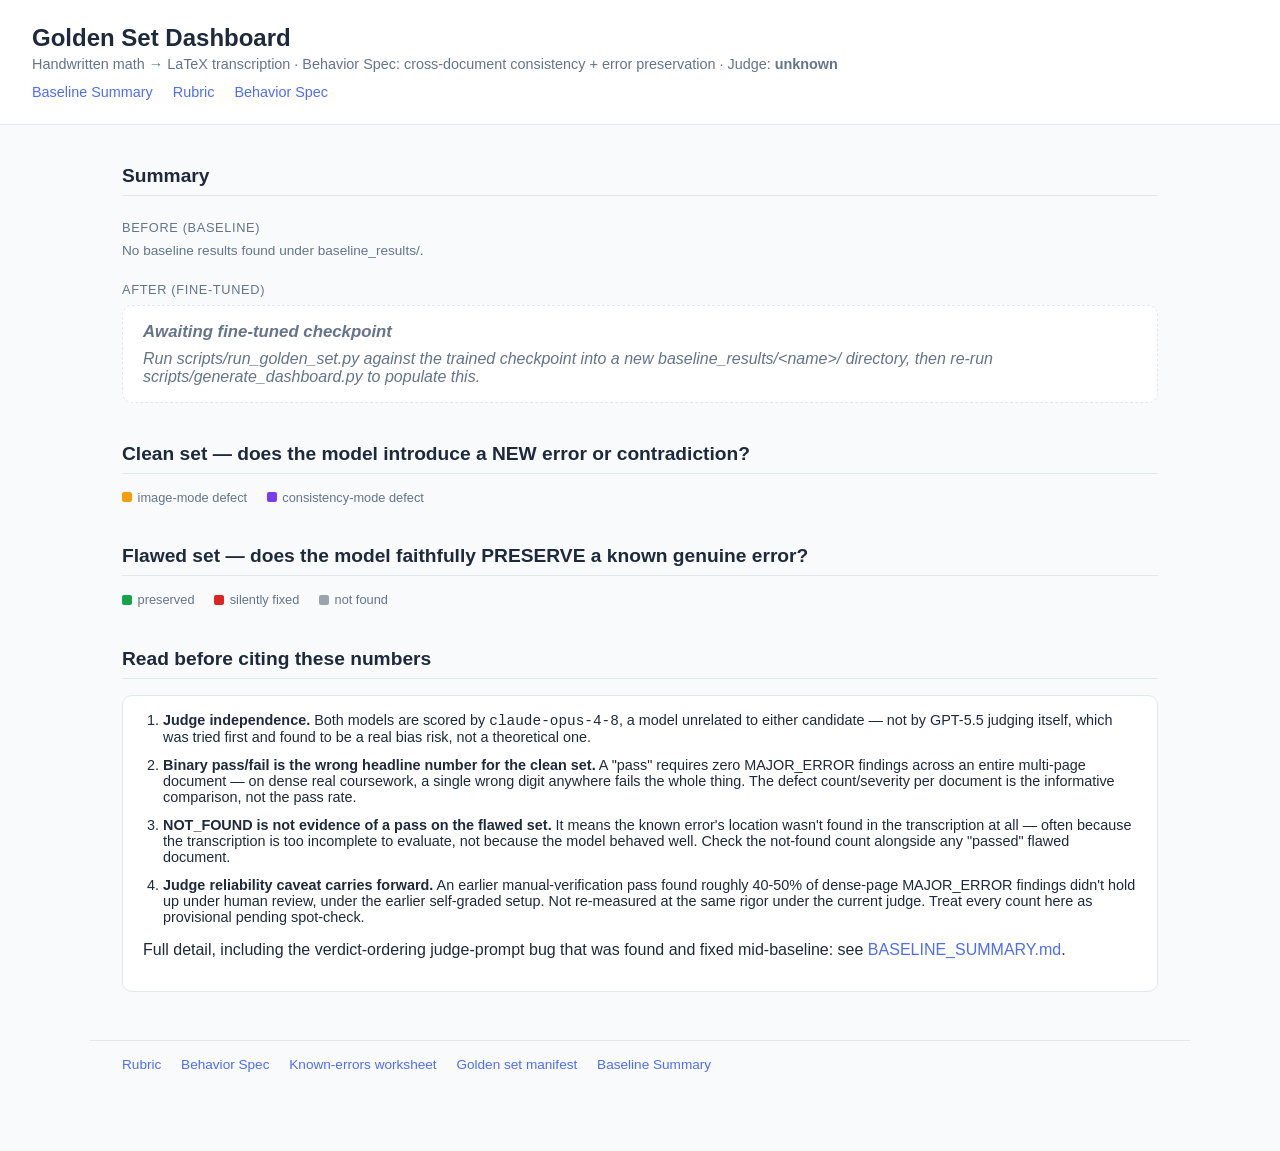
<file: dashboard.html>
<!DOCTYPE html>
<html lang="en">
<head>
<meta charset="UTF-8">
<title>Golden Set Dashboard — Handwritten Math &rarr; LaTeX</title>
<style>
  :root {
    --before: #4f6df5;
    --after: #16a34a;
    --preserved: #16a34a;
    --silently-fixed: #dc2626;
    --not-found: #9ca3af;
    --image-defect: #f59e0b;
    --consistency-defect: #7c3aed;
    --bg: #f8fafc;
    --card-bg: #ffffff;
    --border: #e2e8f0;
    --text: #1e293b;
    --text-dim: #64748b;
  }
  * { box-sizing: border-box; }
  body {
    font-family: -apple-system, BlinkMacSystemFont, "Segoe UI", Helvetica, Arial, sans-serif;
    background: var(--bg);
    color: var(--text);
    margin: 0;
    padding: 0 0 4rem 0;
  }
  header {
    background: var(--card-bg);
    border-bottom: 1px solid var(--border);
    padding: 1.5rem 2rem;
  }
  header h1 { margin: 0 0 0.25rem 0; font-size: 1.5rem; }
  header .meta { color: var(--text-dim); font-size: 0.9rem; }
  header .links { margin-top: 0.75rem; font-size: 0.9rem; }
  header .links a { margin-right: 1rem; }
  a { color: var(--before); text-decoration: none; }
  a:hover { text-decoration: underline; }
  main { max-width: 1100px; margin: 0 auto; padding: 0 2rem; }
  section { margin-top: 2.5rem; }
  section > h2 { font-size: 1.2rem; border-bottom: 1px solid var(--border); padding-bottom: 0.5rem; }
  .group-label { font-size: 0.8rem; text-transform: uppercase; letter-spacing: 0.05em; color: var(--text-dim); margin: 1.5rem 0 0.5rem 0; }
  .cards { display: flex; gap: 1rem; flex-wrap: wrap; }
  .card {
    background: var(--card-bg);
    border: 1px solid var(--border);
    border-radius: 10px;
    padding: 1rem 1.25rem;
    min-width: 240px;
    flex: 1;
  }
  .card.placeholder { color: var(--text-dim); font-style: italic; border-style: dashed; }
  .card h3 { margin: 0 0 0.5rem 0; font-size: 1.05rem; }
  .card .badge {
    display: inline-block;
    font-size: 0.7rem;
    font-weight: 600;
    padding: 0.1rem 0.5rem;
    border-radius: 999px;
    margin-left: 0.5rem;
    vertical-align: middle;
  }
  .badge.before { background: #e8ecfe; color: var(--before); }
  .badge.after { background: #dcfce7; color: var(--after); }
  .card dl { margin: 0.5rem 0 0 0; display: grid; grid-template-columns: auto 1fr; gap: 0.15rem 0.75rem; font-size: 0.9rem; }
  .card dt { color: var(--text-dim); }
  .card dd { margin: 0; text-align: right; font-weight: 600; }
  .doc-row { border: 1px solid var(--border); border-radius: 8px; margin-bottom: 0.6rem; background: var(--card-bg); overflow: hidden; }
  .doc-row-header { display: flex; align-items: center; gap: 0.75rem; padding: 0.6rem 0.9rem; cursor: pointer; }
  .doc-row-header:hover { background: #f1f5f9; }
  .doc-label { flex: 0 0 200px; font-size: 0.9rem; }
  .doc-model { flex: 0 0 130px; font-size: 0.8rem; color: var(--text-dim); }
  .bar-track { flex: 1; height: 18px; background: #f1f5f9; border-radius: 4px; overflow: hidden; display: flex; }
  .bar-seg { height: 100%; }
  .doc-count { flex: 0 0 40px; text-align: right; font-size: 0.8rem; color: var(--text-dim); }
  .caret { flex: 0 0 14px; color: var(--text-dim); font-size: 0.75rem; transition: transform 0.15s; }
  .doc-row.open .caret { transform: rotate(90deg); }
  .doc-detail { display: none; padding: 0 0.9rem 0.9rem 0.9rem; font-size: 0.85rem; }
  .doc-row.open .doc-detail { display: block; }
  .finding { padding: 0.4rem 0; border-top: 1px solid var(--border); }
  .finding:first-child { border-top: none; }
  .finding .tag { font-weight: 600; font-size: 0.75rem; text-transform: uppercase; margin-right: 0.4rem; }
  .tag.image { color: var(--image-defect); }
  .tag.consistency { color: var(--consistency-defect); }
  .tag.PRESERVED { color: var(--preserved); }
  .tag.SILENTLY_FIXED { color: var(--silently-fixed); }
  .tag.NOT_FOUND { color: var(--not-found); }
  .finding .loc { color: var(--text-dim); font-size: 0.8rem; }
  .legend { font-size: 0.8rem; color: var(--text-dim); margin-bottom: 0.75rem; }
  .legend span { display: inline-flex; align-items: center; margin-right: 1rem; }
  .legend .swatch { width: 10px; height: 10px; border-radius: 2px; margin-right: 0.35rem; display: inline-block; }
  .caveats { background: var(--card-bg); border: 1px solid var(--border); border-radius: 10px; padding: 1rem 1.25rem; }
  .caveats ol { margin: 0; padding-left: 1.25rem; }
  .caveats li { margin-bottom: 0.75rem; font-size: 0.9rem; }
  footer { max-width: 1100px; margin: 3rem auto 0; padding: 1rem 2rem; border-top: 1px solid var(--border); font-size: 0.85rem; color: var(--text-dim); }
  footer a { margin-right: 1rem; }
  .empty-note { color: var(--text-dim); font-size: 0.85rem; }
</style>
</head>
<body>

<header>
  <h1>Golden Set Dashboard</h1>
  <div class="meta">Handwritten math &rarr; LaTeX transcription &middot; Behavior Spec: cross-document consistency + error preservation &middot; Judge: <strong>unknown</strong></div>
  <div class="links">
    <a href="BASELINE_SUMMARY.md">Baseline Summary</a>
    <a href="RUBRIC.md">Rubric</a>
    <a href="behavior_spec.md">Behavior Spec</a>
  </div>
</header>

<main>

<section id="summary">
  <h2>Summary</h2>
  <div class="group-label">Before (baseline)</div>
  <div class="cards" id="cards-before"></div>
  <div class="group-label">After (fine-tuned)</div>
  <div class="cards" id="cards-after"></div>
</section>

<section id="clean-set">
  <h2>Clean set &mdash; does the model introduce a NEW error or contradiction?</h2>
  <div class="legend">
    <span><span class="swatch" style="background:var(--image-defect)"></span>image-mode defect</span>
    <span><span class="swatch" style="background:var(--consistency-defect)"></span>consistency-mode defect</span>
  </div>
  <div id="clean-docs"></div>
</section>

<section id="flawed-set">
  <h2>Flawed set &mdash; does the model faithfully PRESERVE a known genuine error?</h2>
  <div class="legend">
    <span><span class="swatch" style="background:var(--preserved)"></span>preserved</span>
    <span><span class="swatch" style="background:var(--silently-fixed)"></span>silently fixed</span>
    <span><span class="swatch" style="background:var(--not-found)"></span>not found</span>
  </div>
  <div id="flawed-docs"></div>
</section>

<section id="caveats">
  <h2>Read before citing these numbers</h2>
  <div class="caveats">
    <ol>
      <li><strong>Judge independence.</strong> Both models are scored by <code>claude-opus-4-8</code>, a model unrelated to either candidate &mdash; not by GPT-5.5 judging itself, which was tried first and found to be a real bias risk, not a theoretical one.</li>
      <li><strong>Binary pass/fail is the wrong headline number for the clean set.</strong> A "pass" requires zero MAJOR_ERROR findings across an entire multi-page document &mdash; on dense real coursework, a single wrong digit anywhere fails the whole thing. The defect count/severity per document is the informative comparison, not the pass rate.</li>
      <li><strong>NOT_FOUND is not evidence of a pass on the flawed set.</strong> It means the known error's location wasn't found in the transcription at all &mdash; often because the transcription is too incomplete to evaluate, not because the model behaved well. Check the not-found count alongside any "passed" flawed document.</li>
      <li><strong>Judge reliability caveat carries forward.</strong> An earlier manual-verification pass found roughly 40-50% of dense-page MAJOR_ERROR findings didn't hold up under human review, under the earlier self-graded setup. Not re-measured at the same rigor under the current judge. Treat every count here as provisional pending spot-check.</li>
    </ol>
    <p>Full detail, including the verdict-ordering judge-prompt bug that was found and fixed mid-baseline: see <a href="BASELINE_SUMMARY.md">BASELINE_SUMMARY.md</a>.</p>
  </div>
</section>

</main>

<footer>
  <a href="RUBRIC.md">Rubric</a>
  <a href="behavior_spec.md">Behavior Spec</a>
  <a href="data/golden_set/known_errors_worksheet.md">Known-errors worksheet</a>
  <a href="data/golden_set/manifest.json">Golden set manifest</a>
  <a href="BASELINE_SUMMARY.md">Baseline Summary</a>
</footer>

<script>
const DATA = {"models": []};

function el(tag, attrs, children) {
  const e = document.createElement(tag);
  for (const [k, v] of Object.entries(attrs || {})) {
    if (k === "class") e.className = v;
    else if (k === "html") e.innerHTML = v;
    else e.setAttribute(k, v);
  }
  for (const c of (children || [])) e.appendChild(c);
  return e;
}
function text(tag, className, str) {
  const e = document.createElement(tag);
  if (className) e.className = className;
  e.textContent = str;
  return e;
}

function renderCards() {
  const before = document.getElementById("cards-before");
  const after = document.getElementById("cards-after");
  const beforeModels = DATA.models.filter(m => m.group === "before");
  const afterModels = DATA.models.filter(m => m.group === "after");

  if (!beforeModels.length) {
    before.appendChild(text("div", "empty-note", "No baseline results found under baseline_results/."));
  }
  for (const m of beforeModels) before.appendChild(renderCard(m));

  if (!afterModels.length) {
    const card = el("div", { class: "card placeholder" });
    card.appendChild(text("h3", null, "Awaiting fine-tuned checkpoint"));
    card.appendChild(text("div", null, "Run scripts/run_golden_set.py against the trained checkpoint into a new baseline_results/<name>/ directory, then re-run scripts/generate_dashboard.py to populate this."));
    after.appendChild(card);
  } else {
    for (const m of afterModels) after.appendChild(renderCard(m));
  }
}

function renderCard(m) {
  const card = el("div", { class: "card" });
  const h3 = text("h3", null, m.label);
  h3.appendChild(el("span", { class: "badge " + m.group, html: m.group === "before" ? "BEFORE" : "AFTER" }));
  card.appendChild(h3);

  const totalCleanDefects = m.clean_docs.reduce((s, d) => s + d.image_defects + d.consistency_defects, 0);
  const totalPreserved = m.flawed_docs.reduce((s, d) => s + d.preserved, 0);
  const totalSilentlyFixed = m.flawed_docs.reduce((s, d) => s + d.silently_fixed, 0);
  const totalNotFound = m.flawed_docs.reduce((s, d) => s + d.not_found, 0);
  const totalKnownErrors = totalPreserved + totalSilentlyFixed + totalNotFound;

  const dl = el("dl", {});
  const rows = [
    ["Clean docs passed", m.summary.clean_passed + "/" + m.summary.clean_total],
    ["Clean-set defects", String(totalCleanDefects)],
    ["Flawed docs passed", m.summary.flawed_passed + "/" + m.summary.flawed_total],
    ["Errors preserved", totalPreserved + "/" + totalKnownErrors],
    ["Silently fixed", String(totalSilentlyFixed)],
    ["Not found", String(totalNotFound)],
  ];
  for (const [k, v] of rows) {
    dl.appendChild(text("dt", null, k));
    dl.appendChild(text("dd", null, v));
  }
  card.appendChild(dl);
  return card;
}

function renderCleanDocs() {
  const container = document.getElementById("clean-docs");
  const docIds = [...new Set(DATA.models.flatMap(m => m.clean_docs.map(d => d.id)))];
  const maxDefects = Math.max(1, ...DATA.models.flatMap(m => m.clean_docs.map(d => d.image_defects + d.consistency_defects)));

  for (const docId of docIds) {
    for (const m of DATA.models) {
      const doc = m.clean_docs.find(d => d.id === docId);
      if (!doc) continue;
      container.appendChild(renderCleanRow(m, doc, maxDefects));
    }
  }
}

function renderCleanRow(model, doc, maxDefects) {
  const total = doc.image_defects + doc.consistency_defects;
  const row = el("div", { class: "doc-row" });
  const header = el("div", { class: "doc-row-header" });
  header.appendChild(text("div", "caret", "▶"));
  header.appendChild(text("div", "doc-label", doc.label));
  header.appendChild(text("div", "doc-model", model.label));

  const track = el("div", { class: "bar-track" });
  if (total > 0) {
    const imgPct = (doc.image_defects / maxDefects) * 100;
    const consPct = (doc.consistency_defects / maxDefects) * 100;
    if (imgPct > 0) track.appendChild(el("div", { class: "bar-seg", style: `width:${imgPct}%;background:var(--image-defect)` }));
    if (consPct > 0) track.appendChild(el("div", { class: "bar-seg", style: `width:${consPct}%;background:var(--consistency-defect)` }));
  }
  header.appendChild(track);
  header.appendChild(text("div", "doc-count", String(total)));
  row.appendChild(header);

  const detail = el("div", { class: "doc-detail" });
  if (doc.defects.length === 0) {
    detail.appendChild(text("div", "finding", "No defects found."));
  } else {
    for (const d of doc.defects) {
      const f = el("div", { class: "finding" });
      const tag = text("span", "tag " + d.mode, d.mode);
      f.appendChild(tag);
      f.appendChild(text("span", "loc", JSON.stringify(d.location)));
      f.appendChild(document.createElement("br"));
      f.appendChild(text("span", null, d.reasoning));
      detail.appendChild(f);
    }
  }
  row.appendChild(detail);

  header.addEventListener("click", () => row.classList.toggle("open"));
  return row;
}

function renderFlawedDocs() {
  const container = document.getElementById("flawed-docs");
  const docIds = [...new Set(DATA.models.flatMap(m => m.flawed_docs.map(d => d.id)))];

  for (const docId of docIds) {
    for (const m of DATA.models) {
      const doc = m.flawed_docs.find(d => d.id === docId);
      if (!doc) continue;
      container.appendChild(renderFlawedRow(m, doc));
    }
  }
}

function renderFlawedRow(model, doc) {
  const total = Math.max(1, doc.preserved + doc.silently_fixed + doc.not_found);
  const row = el("div", { class: "doc-row" });
  const header = el("div", { class: "doc-row-header" });
  header.appendChild(text("div", "caret", "▶"));
  header.appendChild(text("div", "doc-label", doc.label));
  header.appendChild(text("div", "doc-model", model.label));

  const track = el("div", { class: "bar-track" });
  const segs = [
    [doc.preserved, "var(--preserved)"],
    [doc.silently_fixed, "var(--silently-fixed)"],
    [doc.not_found, "var(--not-found)"],
  ];
  for (const [count, color] of segs) {
    if (count > 0) track.appendChild(el("div", { class: "bar-seg", style: `width:${(count / total) * 100}%;background:${color}` }));
  }
  header.appendChild(track);
  header.appendChild(text("div", "doc-count", doc.preserved + "/" + (doc.preserved + doc.silently_fixed + doc.not_found)));
  row.appendChild(header);

  const detail = el("div", { class: "doc-detail" });
  for (const ke of doc.known_errors) {
    const f = el("div", { class: "finding" });
    f.appendChild(text("span", "tag " + ke.status, ke.status));
    f.appendChild(text("span", "loc", ke.problem + " — " + ke.rubric_reason));
    detail.appendChild(f);
  }
  row.appendChild(detail);

  header.addEventListener("click", () => row.classList.toggle("open"));
  return row;
}

renderCards();
renderCleanDocs();
renderFlawedDocs();
</script>

</body>
</html>
</file>
